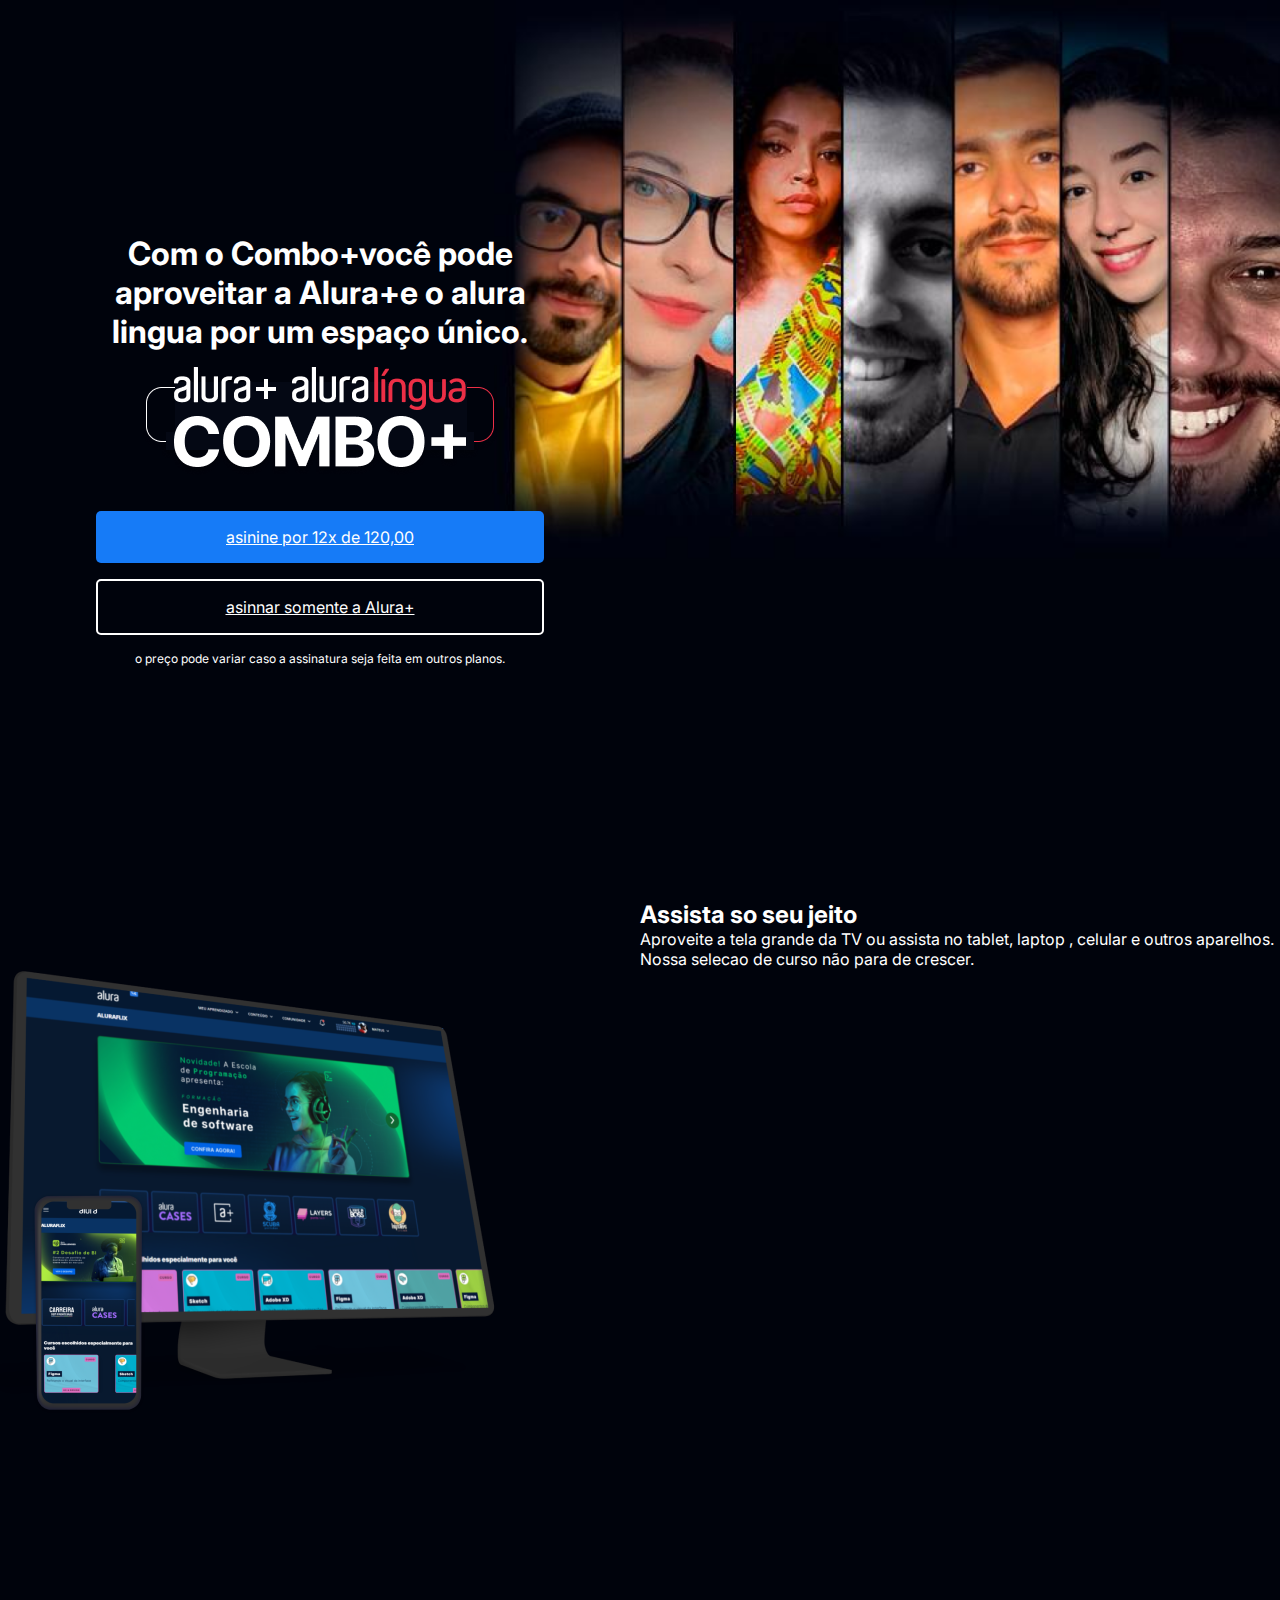
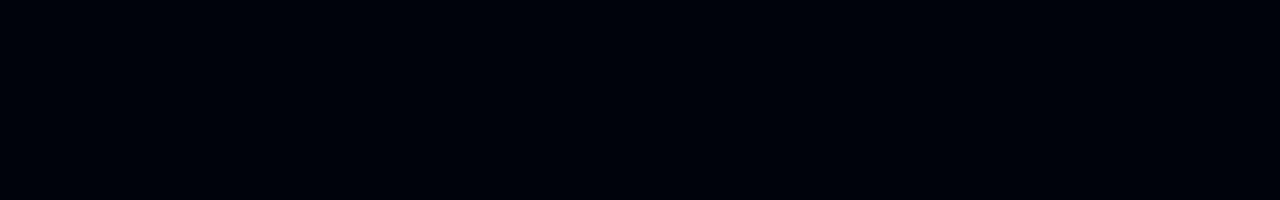
<file: index.html>
<!DOCTYPE html>
<html lang="en">
<head>
    <meta charset="UTF-8">
    <meta http-equiv="X-UA-Compatible" content="IE=edge">
    <meta name="viewport" content="width=device-width, initial-scale=1.0">
    <title>Alura Plus</title>
    <link rel="stylesheet" href="style.css"> 
    <link rel="preconnect" href="https://fonts.googleapis.com">
<link rel="preconnect" href="https://fonts.gstatic.com" crossorigin>
<link href="https://fonts.googleapis.com/css2?family=Inter:wght@400;700&display=swap" rel="stylesheet">


</head>
<body>
    <section class="container principal"> 
    <div class="container__caixa">
    <h1 class="container__titlt">Com o Combo+você pode aproveitar a Alura+e o alura lingua por um espaço único.</h1>
    <img src="Combo.png" alt="O Combo é a junção do Alura+ e Alura Lingua." class="container__imagem"> 
    <a href="www.Alura.com.br" class="container__botao">asinine por 12x de 120,00</a>
    <a href="www.Alura.com.br" class="container__botao botao_secundario">asinnar somente a Alura+</a>
    <p class="container__aviso">o preço pode variar caso a assinatura seja feita em outros planos.</p>
    </div>
    </section>

    <section class="container secundario">
    <img src="Plataformas.png" alt="Um monitor é um celular com o Alura Plus aberto" class="secundario__imagem">
    <div class="container__descricao">
    <h2 class="descricao__titulo"> Assista so seu jeito</h2>
    <p class="descricao__titulo"> Aproveite a tela grande da TV ou assista no tablet, laptop , celular e outros aparelhos. Nossa selecao de curso não para de crescer.</p>
    </div>

    </section>
</body>
</html>
</file>
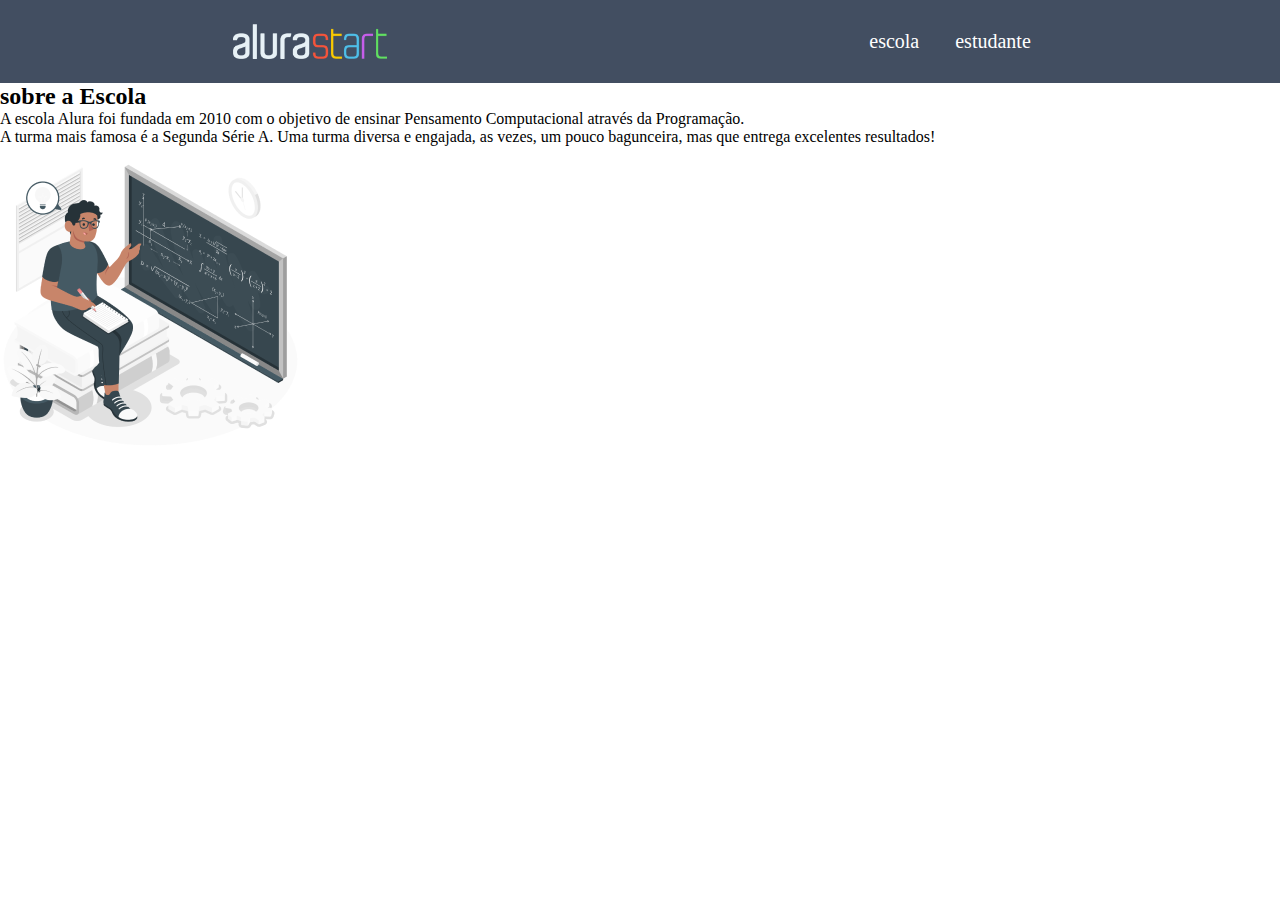
<file: site-escola-main/index.html>
<!DOCTYPE html>
<html lang="en">
<head>
    <meta charset="UTF-8">
    <meta http-equiv="X-UA-Compatible" content="IE=edge">
    <meta name="viewport" content="width=device-width, initial-scale=1.0">
    <title>Document</title>
    <link rel="stylesheet" href="style.css">
</head>
<body>
    <header class="cabeçalho">

        <img class="cabeçalho-imagem" src="alurastart logo 1.png" alt="" srcset="">
        <ul class="cabeçalho-lista">
    <li class="cabeçalho-lista-intem">escola</li>
    <li class="cabeçalho-lista-intem">estudante</li>
    
    
        </ul>


    </header>

    <section class="escola">
        <div class="escola-div-conteudo">
            <h2 class="escola-titulo">sobre a Escola </h2>
            <p class="escola-texto-um">A escola Alura foi fundada em 2010 com o objetivo de ensinar Pensamento Computacional através da Programação. </p>
            <p class="escola-texto-dois">A turma mais famosa é a Segunda Série A. Uma turma diversa e engajada, as vezes, um pouco bagunceira, mas que entrega excelentes resultados!</p>
        
        </div>

    </section>
    
    <img src="Formula-amico 1.png" alt=""
</body>
</html>
</file>
<file: style.css>
:root{
    --branco-principal:#FFFFFF;
    --botão-azual:#167BF7; 
    --cinza-segundario:#C0C0C0; 
    --cor-de-fundo:#00030C; 
    --fonte-principal:"Inter"
}

body{
    background-color: var(--cor-de-fundo);
    color: var(--branco-principal);
    font-family: var(--fonte-principal);
    font-size: 16px;
    font-weight: 400;


}

.principal{ 
   background-image: url("Background.png");
   background-repeat: no-repeat;
   background-size: contain;
   align-items: center;
   text-align: center;
}

*{
    margin: 0;
    padding: 0;
}

.container{
    height: 100vh;
    display: grid;
    grid-template-columns: 50% 50%;
    
}

.container__botao{ 
    background-color: var(--botão-azual);
    border-radius: 5px;
    padding: 1em;
    color: var(--branco-principal);
    margin-bottom: 1em;
    display: block;
}

.botao_secundario {
    background-color: transparent;
    border: 2px solid var(--branco-principal);
}

.container__aviso{
    font-size: 12px;
    color: var(--cinza-secundario);

}

.container__titulo{
    font-size: 28px;
    font-weight: 700;
}

.container__imagem{
    margin: 1em 0 2em 0;
}

.container__caixa{
    margin: 0 6em;
}
</file>
<file: site-escola-main/style.css>
*{
    margin: 0;
    padding: 0; 


}


header{ 
    background-color: #424e61;
    color: white;
    display:flex;
    justify-content: space-around;
    align-items: center;
    padding: 24px  0;
}

.cabeçalho-imagem {
    width: 12%;
}

.cabeçalho-lista-intem {
display: inline-block;
margin: 0 16px;
font-size: 20px;

}

.escola-imagem{
    width: 25%;
}
</file>
